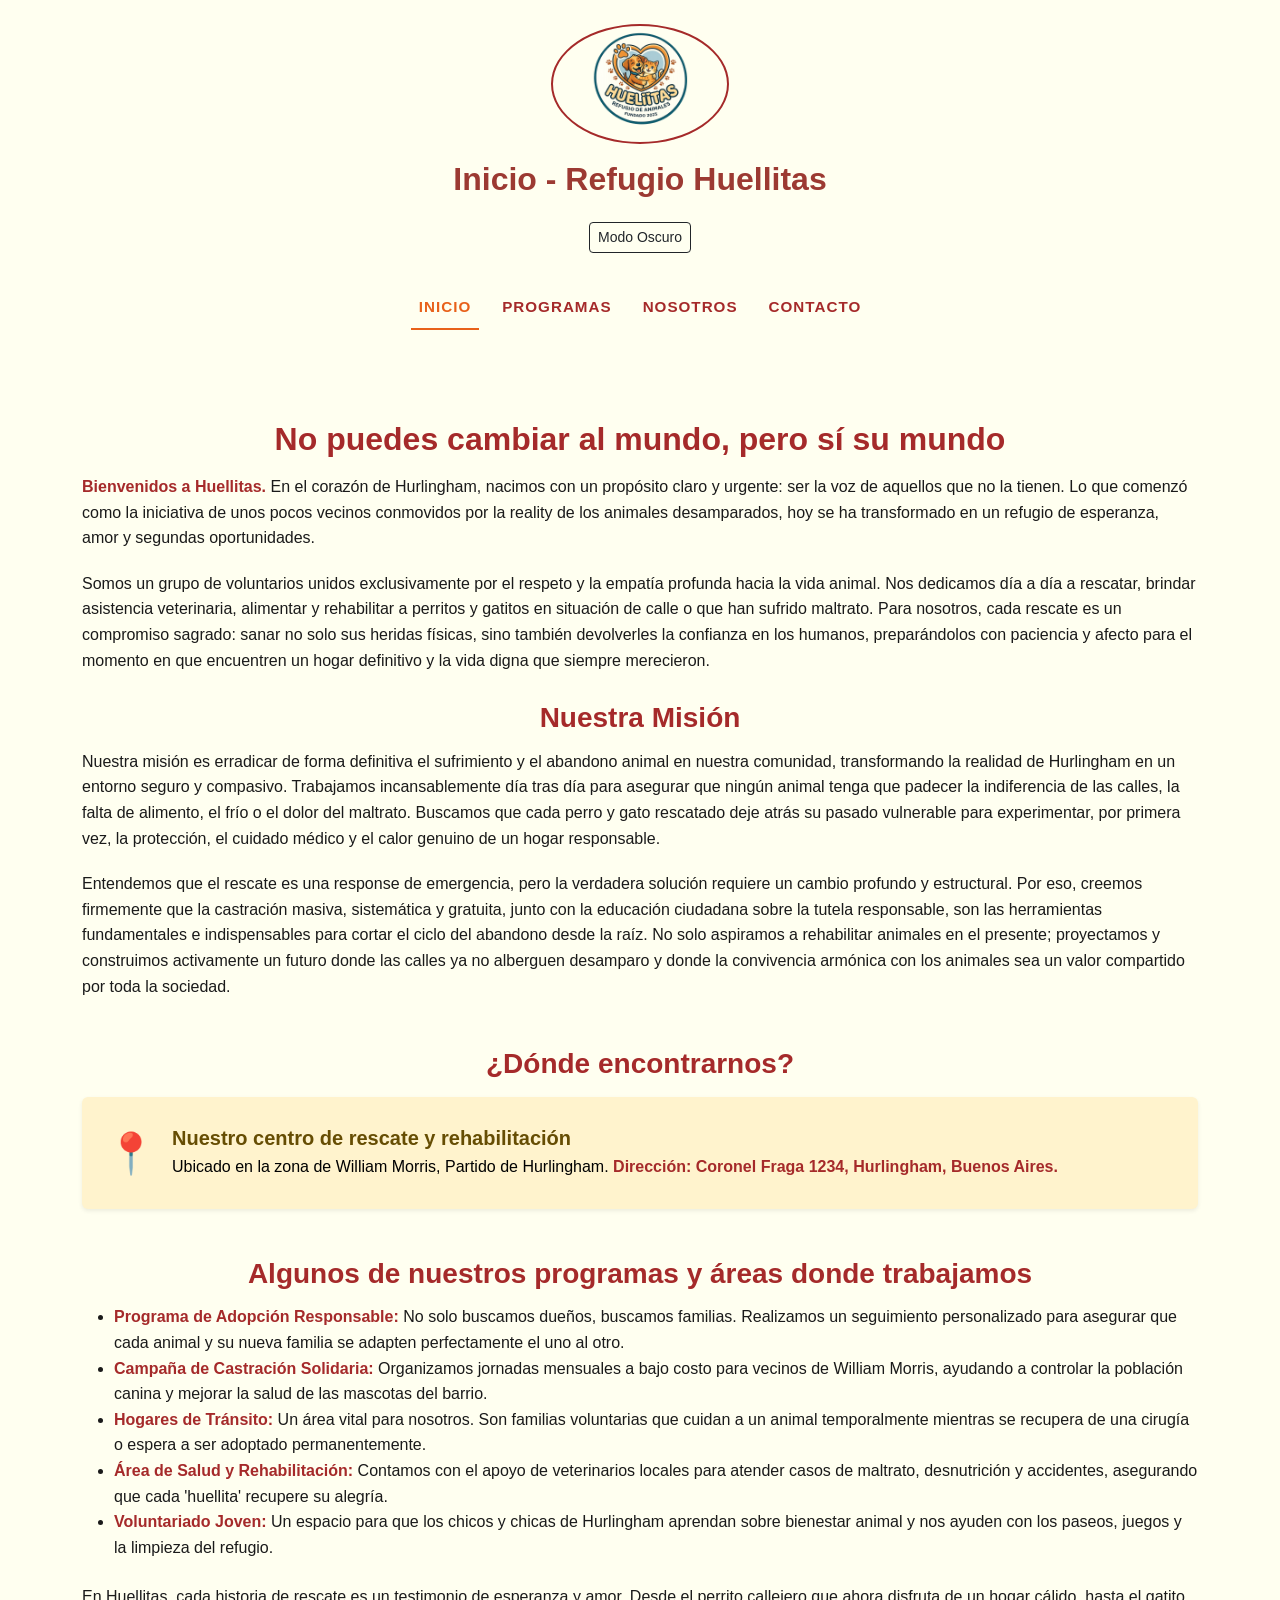
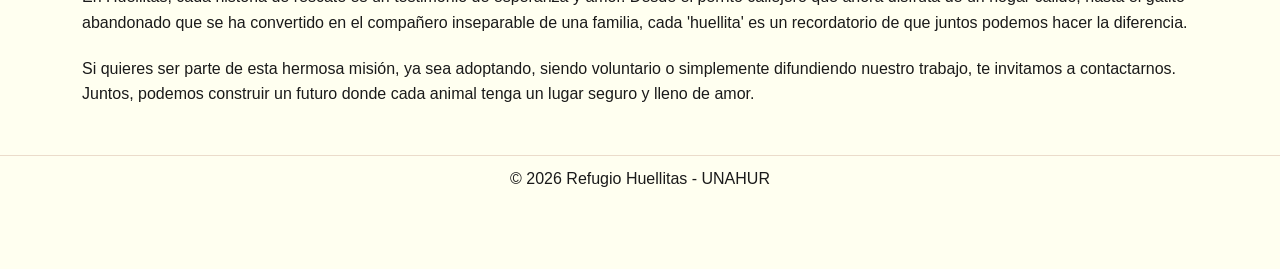
<file: index.html>
<!DOCTYPE html>
<html lang="es">
<head>
    <meta charset="UTF-8">
    <meta name="viewport" content="width=device-width, initial-scale=1.0">
    <title>Inicio - Refugio Huellitas</title>

    <link href="https://cdn.jsdelivr.net/npm/bootstrap@5.3.3/dist/css/bootstrap.min.css" rel="stylesheet">
    <link rel="stylesheet" href="style.css">
</head>
<body>
    
    <header class="bg-transparent py-4 text-center">
        <div class="logo-sitio mb-3">
            <a href="index.html">
                <img src="./fotos/logo.png" alt="Logotipo de Refugio Huellitas">
            </a>
        </div> 
        <h1 class="titulodeindex mb-4">Inicio - Refugio Huellitas</h1>
         <button id="btn-theme" class="btn btn-outline-dark btn-sm mb-3"> Modo Oscuro</button>
        
        <nav class="navbar navbar-expand-lg navbar-light bg-transparent container">
            <div class="container-fluid">
                
                <button class="navbar-toggler ms-auto" type="button" data-bs-toggle="collapse" data-bs-target="#menuRefugio" aria-controls="menuRefugio" aria-expanded="false" aria-label="Toggle navigation">
                    <span class="navbar-toggler-icon"></span>
                </button>

                <div class="collapse navbar-collapse justify-content-center" id="menuRefugio">
                    <ul class="navbar-nav gap-3 mt-3 mt-lg-0">
                        <li class="nav-item"><a class="nav-link active fw-bold" href="index.html">Inicio</a></li>
                        <li class="nav-item"><a class="nav-link" href="programas.html">Programas</a></li>
                        <li class="nav-item"><a class="nav-link" href="nosotros.html">Nosotros</a></li>
                        <li class="nav-item"><a class="nav-link" href="contacto.html">Contacto</a></li>
                    </ul>
                </div>

            </div>
        </nav>
    </header>

    <main class="container mt-5">
        <h2>No puedes cambiar al mundo, pero sí su mundo</h2> 
        <p><strong>Bienvenidos a Huellitas.</strong> En el corazón de Hurlingham, nacimos con un propósito claro y urgente: ser la voz de aquellos que no la tienen. Lo que comenzó como la iniciativa de unos pocos vecinos conmovidos por la reality de los animales desamparados, hoy se ha transformado en un refugio de esperanza, amor y segundas oportunidades.</p>
        <p>Somos un grupo de voluntarios unidos exclusivamente por el respeto y la empatía profunda hacia la vida animal. Nos dedicamos día a día a rescatar, brindar asistencia veterinaria, alimentar y rehabilitar a perritos y gatitos en situación de calle o que han sufrido maltrato. Para nosotros, cada rescate es un compromiso sagrado: sanar no solo sus heridas físicas, sino también devolverles la confianza en los humanos, preparándolos con paciencia y afecto para el momento en que encuentren un hogar definitivo y la vida digna que siempre merecieron.</p>

        <h3>Nuestra Misión</h3> 
        <p>Nuestra misión es erradicar de forma definitiva el sufrimiento y el abandono animal en nuestra comunidad, transformando la realidad de Hurlingham en un entorno seguro y compasivo. Trabajamos incansablemente día tras día para asegurar que ningún animal tenga que padecer la indiferencia de las calles, la falta de alimento, el frío o el dolor del maltrato. Buscamos que cada perro y gato rescatado deje atrás su pasado vulnerable para experimentar, por primera vez, la protección, el cuidado médico y el calor genuino de un hogar responsable.</p>
        <p>Entendemos que el rescate es una response de emergencia, pero la verdadera solución requiere un cambio profundo y estructural. Por eso, creemos firmemente que la castración masiva, sistemática y gratuita, junto con la educación ciudadana sobre la tutela responsable, son las herramientas fundamentales e indispensables para cortar el ciclo del abandono desde la raíz. No solo aspiramos a rehabilitar animales en el presente; proyectamos y construimos activamente un futuro donde las calles ya no alberguen desamparo y donde la convivencia armónica con los animales sea un valor compartido por toda la sociedad.</p>
        
        <h3 class="mt-5">¿Dónde encontrarnos?</h3>
        <div class="alert alert-warning border-0 shadow-sm p-4 my-3 d-flex align-items-center" role="alert">
            <div class="fs-1 me-3">📍</div>
            <div>
                <h5 class="alert-heading fw-bold mb-1 text-warning-emphasis">Nuestro centro de rescate y rehabilitación</h5>
                <p class="mb-0 text-body-emphasis">Ubicado en la zona de William Morris, Partido de Hurlingham. <strong>Dirección: Coronel Fraga 1234, Hurlingham, Buenos Aires.</strong></p>
            </div>
        </div>
        
        <h3 class="mt-5">Algunos de nuestros programas y áreas donde trabajamos</h3>
        <ul>
            <li><strong>Programa de Adopción Responsable:</strong> No solo buscamos dueños, buscamos familias. Realizamos un seguimiento personalizado para asegurar que cada animal y su nueva familia se adapten perfectamente el uno al otro.</li>
            <li><strong>Campaña de Castración Solidaria:</strong> Organizamos jornadas mensuales a bajo costo para vecinos de William Morris, ayudando a controlar la población canina y mejorar la salud de las mascotas del barrio.</li>
            <li><strong>Hogares de Tránsito:</strong> Un área vital para nosotros. Son familias voluntarias que cuidan a un animal temporalmente mientras se recupera de una cirugía o espera a ser adoptado permanentemente.</li>
            <li><strong>Área de Salud y Rehabilitación:</strong> Contamos con el apoyo de veterinarios locales para atender casos de maltrato, desnutrición y accidentes, asegurando que cada 'huellita' recupere su alegría.</li>
            <li><strong>Voluntariado Joven:</strong> Un espacio para que los chicos y chicas de Hurlingham aprendan sobre bienestar animal y nos ayuden con los paseos, juegos y la limpieza del refugio.</li>
        </ul>
        
        <p class="mt-4">En Huellitas, cada historia de rescate es un testimonio de esperanza y amor. Desde el perrito callejero que ahora disfruta de un hogar cálido, hasta el gatito abandonado que se ha convertido en el compañero inseparable de una familia, cada 'huellita' es un recordatorio de que juntos podemos hacer la diferencia.</p>
        <p>Si quieres ser parte de esta hermosa misión, ya sea adoptando, siendo voluntario o simplemente difundiendo nuestro trabajo, te invitamos a contactarnos. Juntos, podemos construir un futuro donde cada animal tenga un lugar seguro y lleno de amor.</p>   
    </main>

    <footer class="text-center my-5">
        <p>&copy; 2026 Refugio Huellitas - UNAHUR</p>
    </footer>

    <script src="https://cdn.jsdelivr.net/npm/bootstrap@5.3.3/dist/js/bootstrap.bundle.min.js"></script> 
    <script src="script.js"></script>
</body>
</html>
</file>
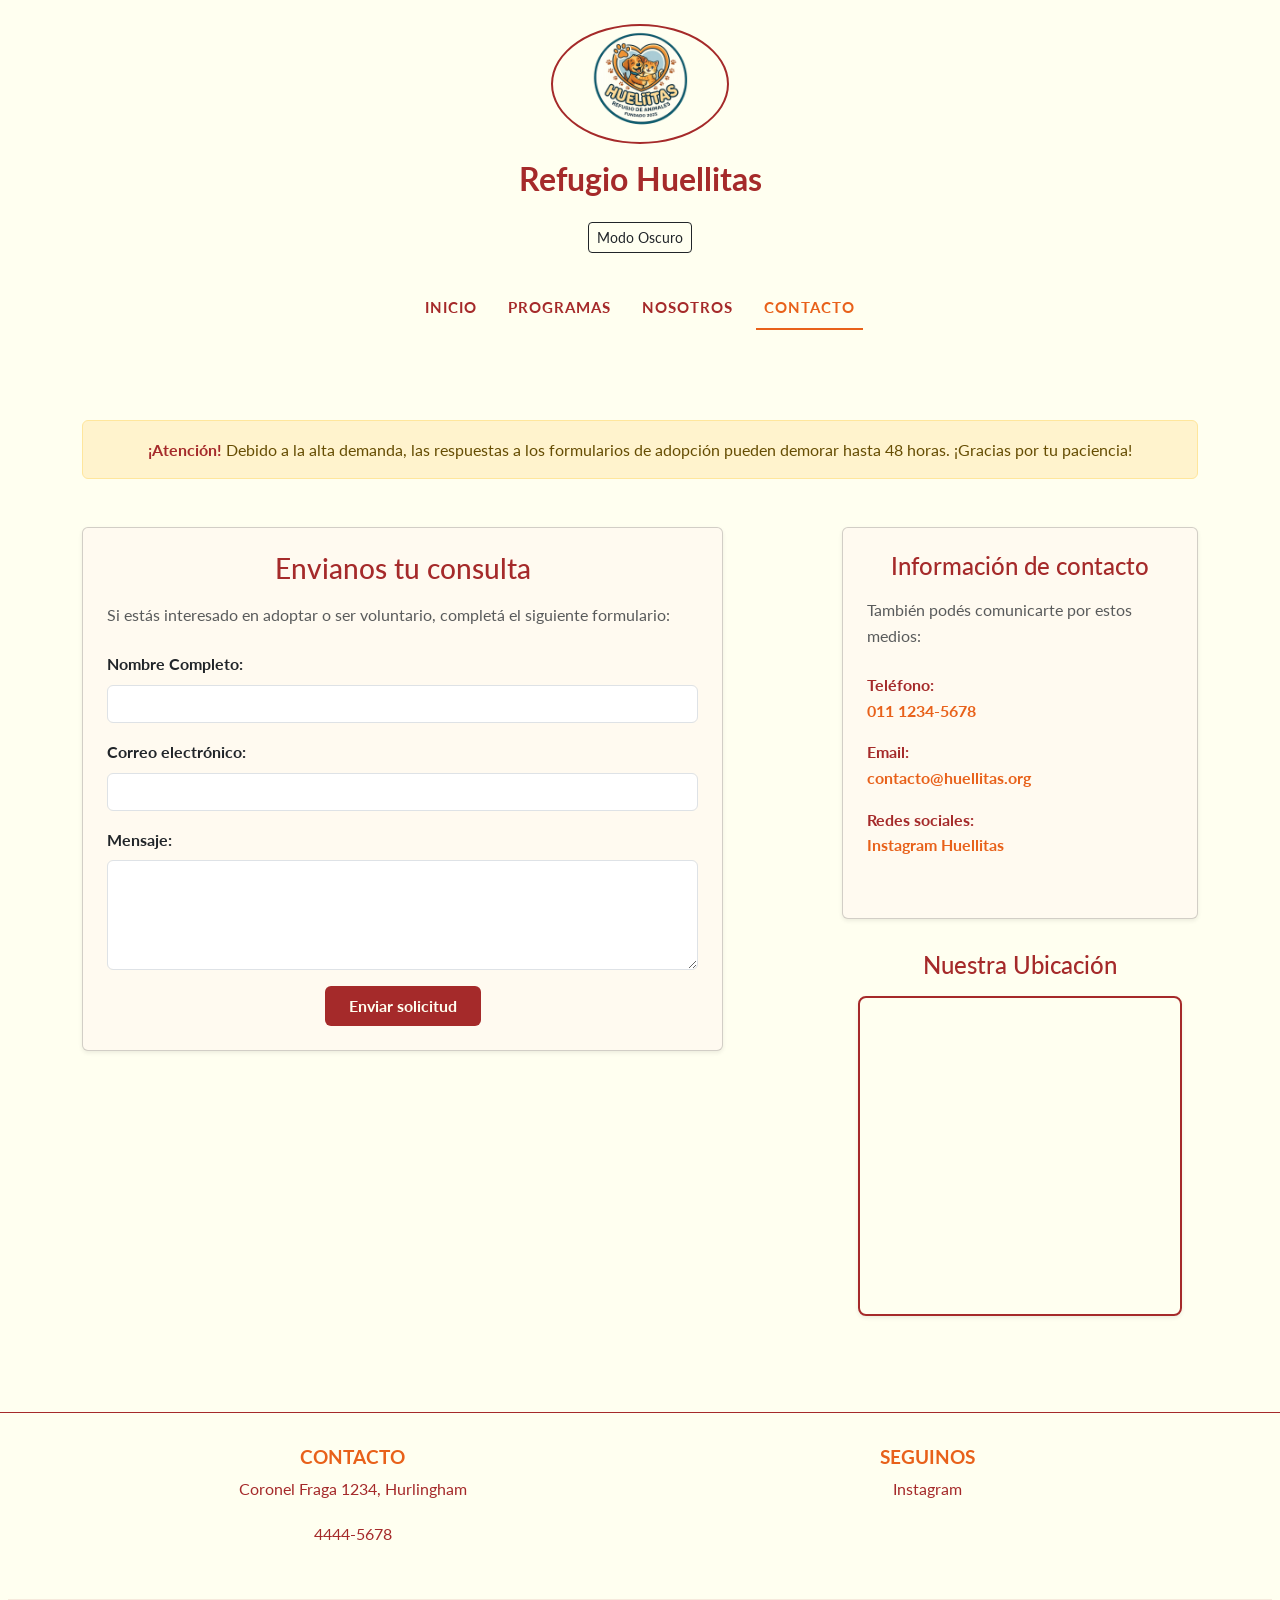
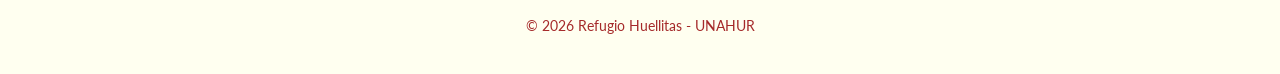
<file: contacto.html>
<!DOCTYPE html>
<html lang="es">
<head>
    <meta charset="UTF-8">
    <meta name="viewport" content="width=device-width, initial-scale=1.0">
    
    <link rel="preconnect" href="https://fonts.googleapis.com">
    <link rel="preconnect" href="https://fonts.gstatic.com" crossorigin>
    <link href="https://fonts.googleapis.com/css2?family=Lato:wght@300;400;700;900&display=swap" rel="stylesheet">
    
    <link href="https://cdn.jsdelivr.net/npm/bootstrap@5.3.3/dist/css/bootstrap.min.css" rel="stylesheet" integrity="sha384-QWTKZyjpPEjISv5WaRU9OFeRpok6YctnYmDr5pNlyT2bRjXh0JMhjY6hW+ALEwIH" crossorigin="anonymous">
    
    <link rel="stylesheet" href="style.css">
    
    <title>Contacto - Refugio Huellitas</title>
</head>
<body>

    <header class="bg-transparent py-4 text-center">
        <div class="logo-sitio mb-3">
            <a href="index.html">
                <img src="./fotos/logo.png" alt="Logotipo de Refugio Huellitas">
            </a>
        </div>
        <h1 class="tituloDeContacto mb-4">Refugio Huellitas</h1>
        <button id="btn-theme" class="btn btn-outline-dark btn-sm mb-3"> Modo Oscuro</button>
        <nav class="navbar navbar-expand-md navbar-light bg-transparent container">
            <div class="container-fluid">
                <button class="navbar-toggler ms-auto" type="button" data-bs-toggle="collapse" data-bs-target="#menuRefugio" aria-controls="menuRefugio" aria-expanded="false" aria-label="Toggle navigation">
                    <span class="navbar-toggler-icon"></span>
                </button>

                <div class="collapse navbar-collapse justify-content-center" id="menuRefugio">
                    <ul class="navbar-nav gap-3 mt-3 mt-md-0">
                        <li class="nav-item"><a class="nav-link" href="index.html">Inicio</a></li>
                        <li class="nav-item"><a class="nav-link" href="programas.html">Programas</a></li>
                        <li class="nav-item"><a class="nav-link" href="nosotros.html">Nosotros</a></li>
                        <li class="nav-item"><a class="nav-link active" aria-current="page" href="contacto.html">Contacto</a></li>
                    </ul>
                </div>
            </div>
        </nav>
    </header>

    <main class="container my-5">
        
        <div class="alert alert-warning text-center mb-5 role="alert"">
            <strong>¡Atención!</strong> Debido a la alta demanda, las respuestas a los formularios de adopción pueden demorar hasta 48 horas. ¡Gracias por tu paciencia!
        </div>

        <div class="row g-4 justify-content-between">
            
            <div class="col-12 col-md-7">
                <section class="card p-4 shadow-sm bg-light-custom">
                    <h2 class="h3 mb-3">Envianos tu consulta</h2>
                    <p class="text-muted mb-4">Si estás interesado en adoptar o ser voluntario, completá el siguiente formulario:</p>
                    
                    <form action="#" method="post">
                        <div class="mb-3 d-flex flex-column">
                            <label for="nombre" class="form-label fw-bold">Nombre Completo:</label>
                            <input type="text" id="nombre" name="nombre" class="form-control" required>
                        </div>
                        <div class="mb-3 d-flex flex-column">
                            <label for="Email" class="form-label fw-bold">Correo electrónico:</label>
                            <input type="email" id="Email" name="Email" class="form-control" required>
                        </div>
                        <div class="mb-3 d-flex flex-column">
                            <label for="mensaje" class="form-label fw-bold">Mensaje:</label>
                            <textarea name="mensaje" id="mensaje" class="form-control" rows="4" required></textarea>
                        </div>
                        <button type="submit" class="btn btn-custom d-block mx-auto px-4 py-2 fw-bold">Enviar solicitud</button>
                    </form>
                </section>
            </div>

            <div class="col-12 col-md-4">
                <section class="card p-4 shadow-sm mb-4 bg-light-custom">
                    <h3 class="h4 mb-3">Información de contacto</h3>
                    <p class="text-muted mb-4">También podés comunicarte por estos medios:</p>
                    <ul class="list-unstyled text-center text-md-start">
                        <li class="mb-3"> <strong>Teléfono:</strong> <br><a href="tel:+541112345678" class="text-accent fw-bold text-decoration-none">011 1234-5678</a></li>
                        <li class="mb-3"> <strong>Email:</strong> <br><a href="mailto:contacto@huellitas.org" class="text-accent fw-bold text-decoration-none">contacto@huellitas.org</a></li>
                        <li class="mb-3"> <strong>Redes sociales:</strong> <br><a href="https://www.instagram.com/" target="_blank" rel="noopener noreferrer" class="text-accent fw-bold text-decoration-none">Instagram Huellitas</a></li>
                    </ul>
                </section>

                <section id="ubicacion" class="text-center">
                    <h3 class="h4 mb-3">Nuestra Ubicación</h3>
                    <iframe src="https://www.google.com/maps/embed?pb=!1m14!1m8!1m3!1d6960.2084709686505!2d-58.642267593084725!3d-34.618322944137816!3m2!1i1024!2i768!4f13.1!3m3!1m2!1s0x95bcb8d055e548bf%3A0x738f85ea67aeabe5!2sUniversidad%20Nacional%20de%20Hurlingham!5e1!3m2!1ses-419!2sar!4v1776784109389!5m2!1ses-419!2sar" 
                            class="mapa-marco shadow-sm w-100" 
                            loading="lazy" 
                            referrerpolicy="no-referrer-when-downgrade">
                    </iframe> 
                </section>
            </div>

        </div> </main>

    <footer class="footer-principal">
        <div class="footer-contenido">
            <div class="footer-contacto">
                <h4>Contacto</h4>
                <p>Coronel Fraga 1234, Hurlingham</p>
                <p><a href="tel:+541144445678">4444-5678</a></p>
            </div>

            <div class="footer-redes">
                <h4>Seguinos</h4>
                <a href="https://instagram.com" target="_blank" rel="noopener noreferrer">Instagram</a>
            </div>
        </div>

        <div class="footer-copyright">
            <p>© 2026 Refugio Huellitas - UNAHUR</p>
        </div>
    </footer>

    <script src="https://cdn.jsdelivr.net/npm/bootstrap@5.3.3/dist/js/bootstrap.bundle.min.js" integrity="sha384-YvpcrYf0tY3lHB60NNkmXc5s9fDVZLESaAA55NDzOxhy9GkcIdslK1eN7N6jIeHz" crossorigin="anonymous"></script>
    <script src="script.js"></script>
</body>
</html>
</file>
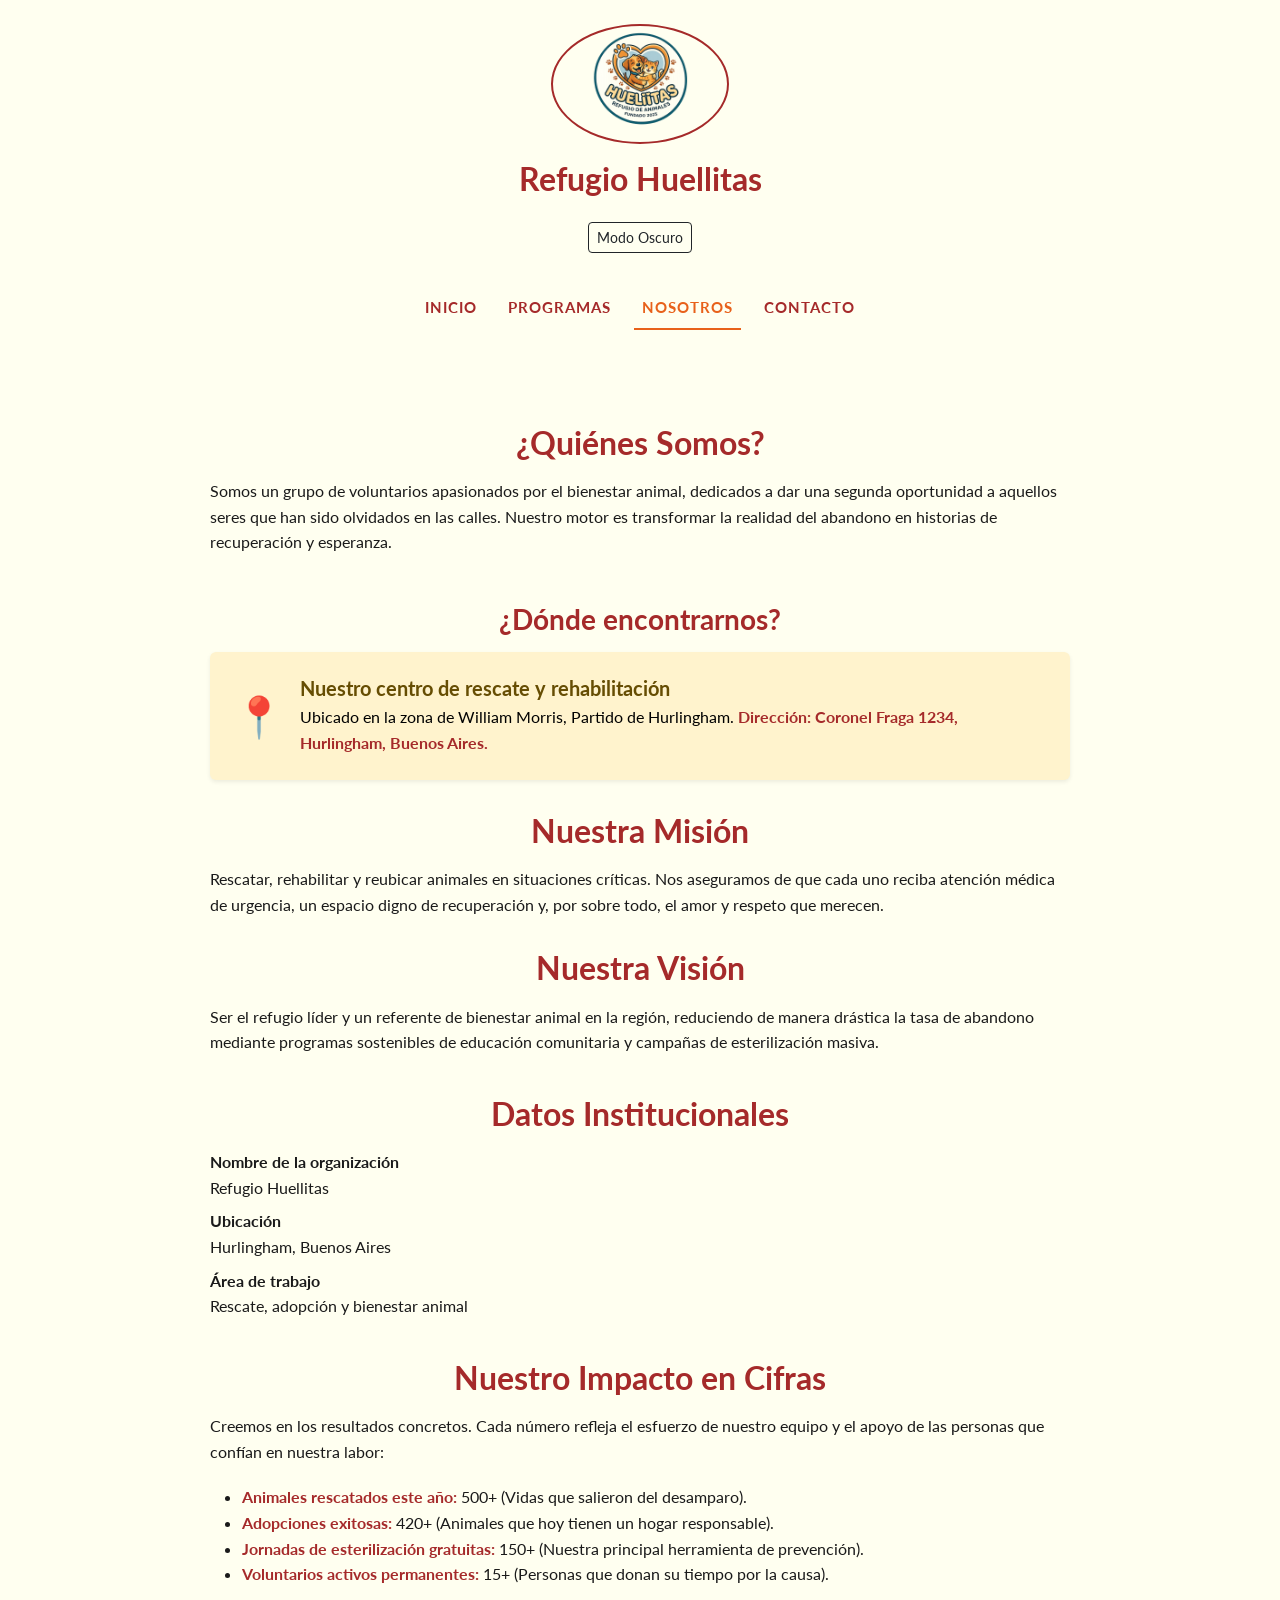
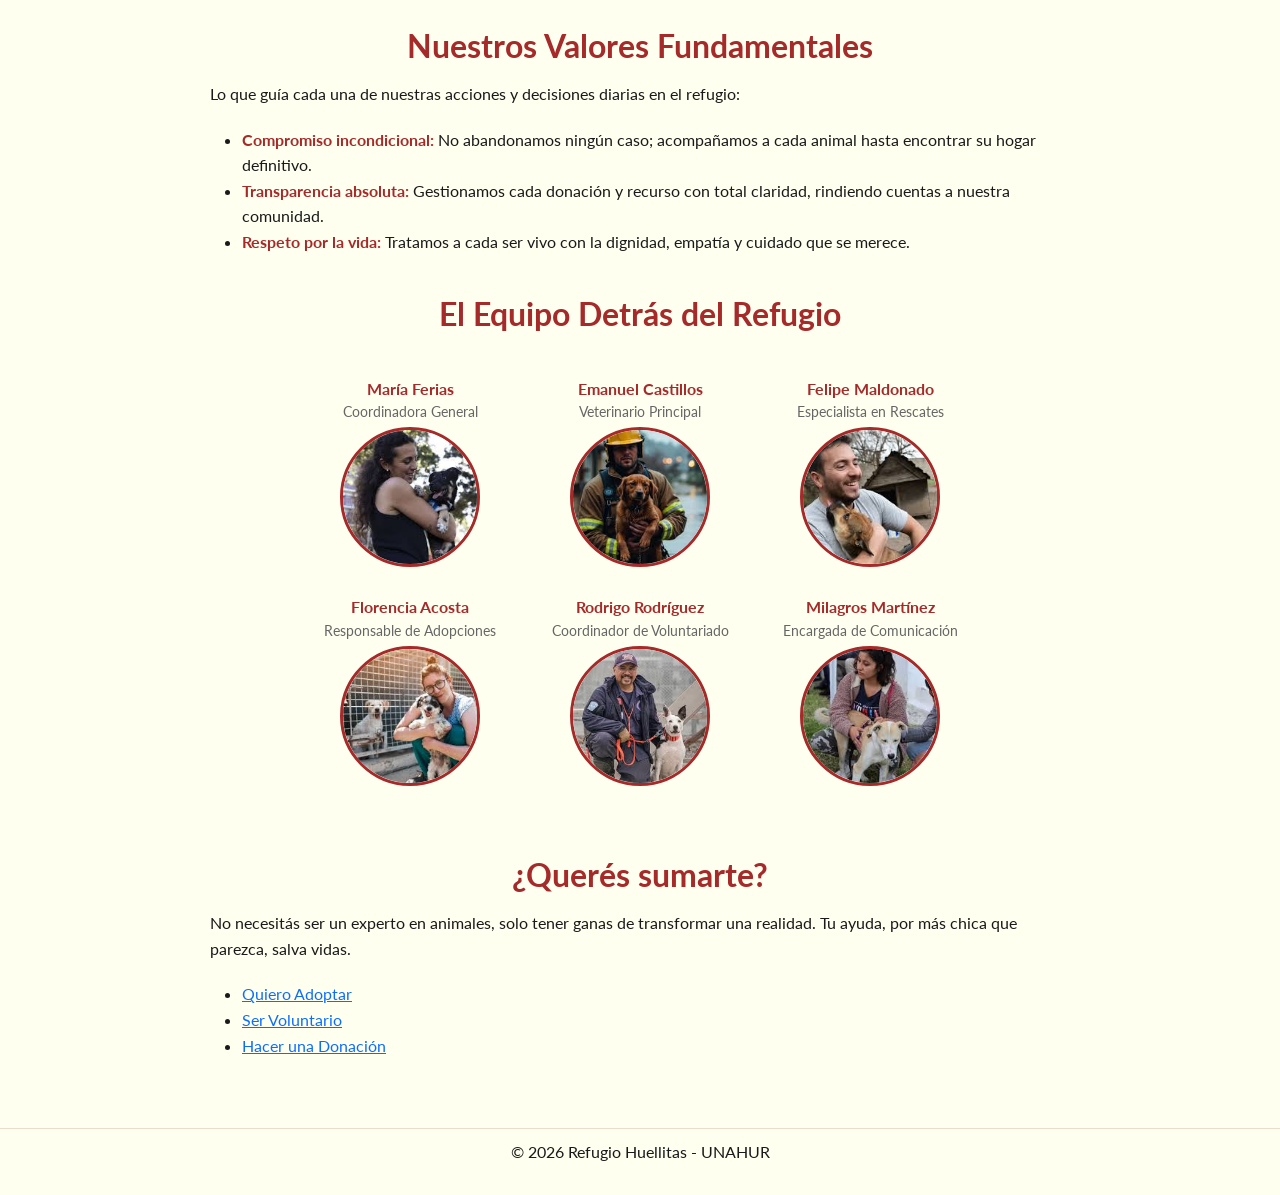
<file: nosotros.html>
<!DOCTYPE html>
<html lang="es">
<head>
    <meta charset="UTF-8">
    <meta name="viewport" content="width=device-width, initial-scale=1.0">

    <link rel="preconnect" href="https://fonts.googleapis.com">
    <link rel="preconnect" href="https://fonts.gstatic.com" crossorigin>
    <link href="https://fonts.googleapis.com/css2?family=Lato:wght@400;700&display=swap" rel="stylesheet">

    <link href="https://cdn.jsdelivr.net/npm/bootstrap@5.3.3/dist/css/bootstrap.min.css" rel="stylesheet">

    <link rel="stylesheet" href="style.css">
    <title>Nosotros somos Refugio Huellitas</title>
</head>
<body>

<header class="text-center py-4">
    <div class="logo-sitio mb-3">
        <a href="index.html">
            <img src="./fotos/logo.png" alt="Logotipo de Refugio Huellitas">
        </a>
    </div>
    
    <h1 class="tituloDeContacto mb-4">Refugio Huellitas</h1>

   <button id="btn-theme" class="btn btn-outline-dark btn-sm mb-3"> Modo Oscuro</button>

    <nav class="navbar navbar-expand-md navbar-light">
        <div class="container-fluid">
            <button class="navbar-toggler ms-auto" type="button" data-bs-toggle="collapse" data-bs-target="#menuRefugio" aria-controls="menuRefugio" aria-expanded="false" aria-label="Toggle navigation">
                <span class="navbar-toggler-icon"></span>
            </button>

            
            <div class="collapse navbar-collapse justify-content-center" id="menuRefugio">
                <ul class="navbar-nav">
                    <li class="nav-item"><a class="nav-link" href="index.html">Inicio</a></li>
                    <li class="nav-item"><a class="nav-link" href="programas.html">Programas</a></li>
                    <li class="nav-item"><a class="nav-link active" aria-current="page" href="nosotros.html">Nosotros</a></li>
                    <li class="nav-item"><a class="nav-link" href="contacto.html">Contacto</a></li>
                </ul>
            </div>
        </div>
    </nav>
</header>

    <main class="contenido-nosotros">
        
        <section class="seccion-identidad">
            <h2>¿Quiénes Somos?</h2>
            <p>Somos un grupo de voluntarios apasionados por el bienestar animal, dedicados a dar una segunda oportunidad a aquellos seres que han sido olvidados en las calles. Nuestro motor es transformar la realidad del abandono en historias de recuperación y esperanza.</p>
            
            <h3 class="mt-5">¿Dónde encontrarnos?</h3>
                <div class="alert alert-warning border-0 shadow-sm p-4 my-3 d-flex align-items-center" role="alert">
            <div class="fs-1 me-3">📍</div>
            <div>
                <h5 class="alert-heading fw-bold mb-1 text-warning-emphasis">Nuestro centro de rescate y rehabilitación</h5>
                <p class="mb-0 text-body-emphasis">Ubicado en la zona de William Morris, Partido de Hurlingham. <strong>Dirección: Coronel Fraga 1234, Hurlingham, Buenos Aires.</strong></p>
            </div>
        </div>

            <h2>Nuestra Misión</h2>
            <p>Rescatar, rehabilitar y reubicar animales en situaciones críticas. Nos aseguramos de que cada uno reciba atención médica de urgencia, un espacio digno de recuperación y, por sobre todo, el amor y respeto que merecen.</p>
            
            <h2>Nuestra Visión</h2>
            <p>Ser el refugio líder y un referente de bienestar animal en la región, reduciendo de manera drástica la tasa de abandono mediante programas sostenibles de educación comunitaria y campañas de esterilización masiva.</p>
        </section>

        <section class="seccion-datos">
            <h2>Datos Institucionales</h2>
            <dl class="lista-datos">
                <dt>Nombre de la organización</dt>
                <dd>Refugio Huellitas</dd>
                
                <dt>Ubicación</dt>
                <dd>Hurlingham, Buenos Aires</dd>
                
                <dt>Área de trabajo</dt>
                <dd>Rescate, adopción y bienestar animal</dd>
            </dl>
        </section>

        <section class="seccion-impacto">
            <h2>Nuestro Impacto en Cifras</h2>
            <p>Creemos en los resultados concretos. Cada número refleja el esfuerzo de nuestro equipo y el apoyo de las personas que confían en nuestra labor:</p>
            <ul class="lista-cifras">
                <li><strong>Animales rescatados este año:</strong> 500+ (Vidas que salieron del desamparo).</li>
                <li><strong>Adopciones exitosas:</strong> 420+ (Animales que hoy tienen un hogar responsable).</li>
                <li><strong>Jornadas de esterilización gratuitas:</strong> 150+ (Nuestra principal herramienta de prevención).</li>
                <li><strong>Voluntarios activos permanentes:</strong> 15+ (Personas que donan su tiempo por la causa).</li>
            </ul>
        </section>

        <section class="seccion-valores">
            <h2>Nuestros Valores Fundamentales</h2>
            <p>Lo que guía cada una de nuestras acciones y decisiones diarias en el refugio:</p>
            <ul class="lista-valores">
                <li><strong>Compromiso incondicional:</strong> No abandonamos ningún caso; acompañamos a cada animal hasta encontrar su hogar definitivo.</li>
                <li><strong>Transparencia absoluta:</strong> Gestionamos cada donación y recurso con total claridad, rindiendo cuentas a nuestra comunidad.</li>
                <li><strong>Respeto por la vida:</strong> Tratamos a cada ser vivo con la dignidad, empatía y cuidado que se merece.</li>
            </ul>
        </section>

        <section class="seccion-equipo">
            <h2>El Equipo Detrás del Refugio</h2>
            
            <div class="contenedor-tarjetas">
                <article class="tarjeta-miembro">
                        <h3>
                        María Ferias
                        <span class="cargo">Coordinadora General</span>
                        </h3>
                    <img src="fotos/imagen de Maria Ferias.jpg" alt="Coordinadora sonriendo mientras sostiene a un perro negro a upa." class="foto-equipo">
                </article>

                <article class="tarjeta-miembro">
                    <h3>
                        Emanuel Castillos 
                        <span class="cargo">Veterinario Principal</span>
                    </h3>
                    <img src="fotos/imagen Emanuel Castillos.jpg" alt="Bombero con casco protegiendo a un cachorro de ojos claros en sus brazos." class="foto-equipo">
                </article>

                <article class="tarjeta-miembro">
                    <h3>
                        Felipe Maldonado 
                        <span class="cargo">Especialista en Rescates</span>
                    </h3>
                    <img src="fotos/imagen Felipe Maldonado.jpg" alt="Especialista en rescates mirando con cariño a un perro en un entorno rural." class="foto-equipo">
                </article>

                <article class="tarjeta-miembro">
                    <h3>
                        Florencia Acosta 
                        <span class="cargo">Responsable de Adopciones</span>
                    </h3>
                    <img src="fotos/imagen Florencia Acosta.jpg" alt="Responsable de adopciones junto a los caniles sosteniendo a un perro pequeño, con otro al lado." class="foto-equipo">
                </article>
                
                <article class="tarjeta-miembro">
                    <h3>
                        Rodrigo Rodríguez 
                        <span class="cargo">Coordinador de Voluntariado</span>
                    </h3>
                    <img src="fotos/imagen Rodrigo Rodriguez.jpg" alt="Coordinador agachado junto a un perro blanco con pretal rojo en el refugio." class="foto-equipo">
                </article>

                <article class="tarjeta-miembro">
                    <h3
                    >Milagros Martínez 
                    <span class="cargo">Encargada de Comunicación</span>
                    </h3>
                    <img src="fotos/imagen de Milagros Martinez.jpg" alt="Encargada de comunicación interactuando amigablemente con un perro blanco y marrón." class="foto-equipo">
                </article>
            </div>
        </section>

        <section class="seccion-cta">
            <h2>¿Querés sumarte?</h2>
            <p>No necesitás ser un experto en animales, solo tener ganas de transformar una realidad. Tu ayuda, por más chica que parezca, salva vidas.</p>
                <ul class="lista-botones">
                    <li><a href="programas.html" class="enlace-boton">Quiero Adoptar</a></li>
                    <li><a href="programas.html" class="enlace-boton">Ser Voluntario</a></li>
                    <li><a href="programas.html" class="enlace-boton">Hacer una Donación</a></li>
                </ul>
        </section>

    </main>

    <footer>
        <p>© 2026 Refugio Huellitas - UNAHUR</p>
    </footer>
    
    <script src="https://cdn.jsdelivr.net/npm/bootstrap@5.3.3/dist/js/bootstrap.bundle.min.js"></script>
    <script src="script.js"></script>
</body>
</html>
</file>
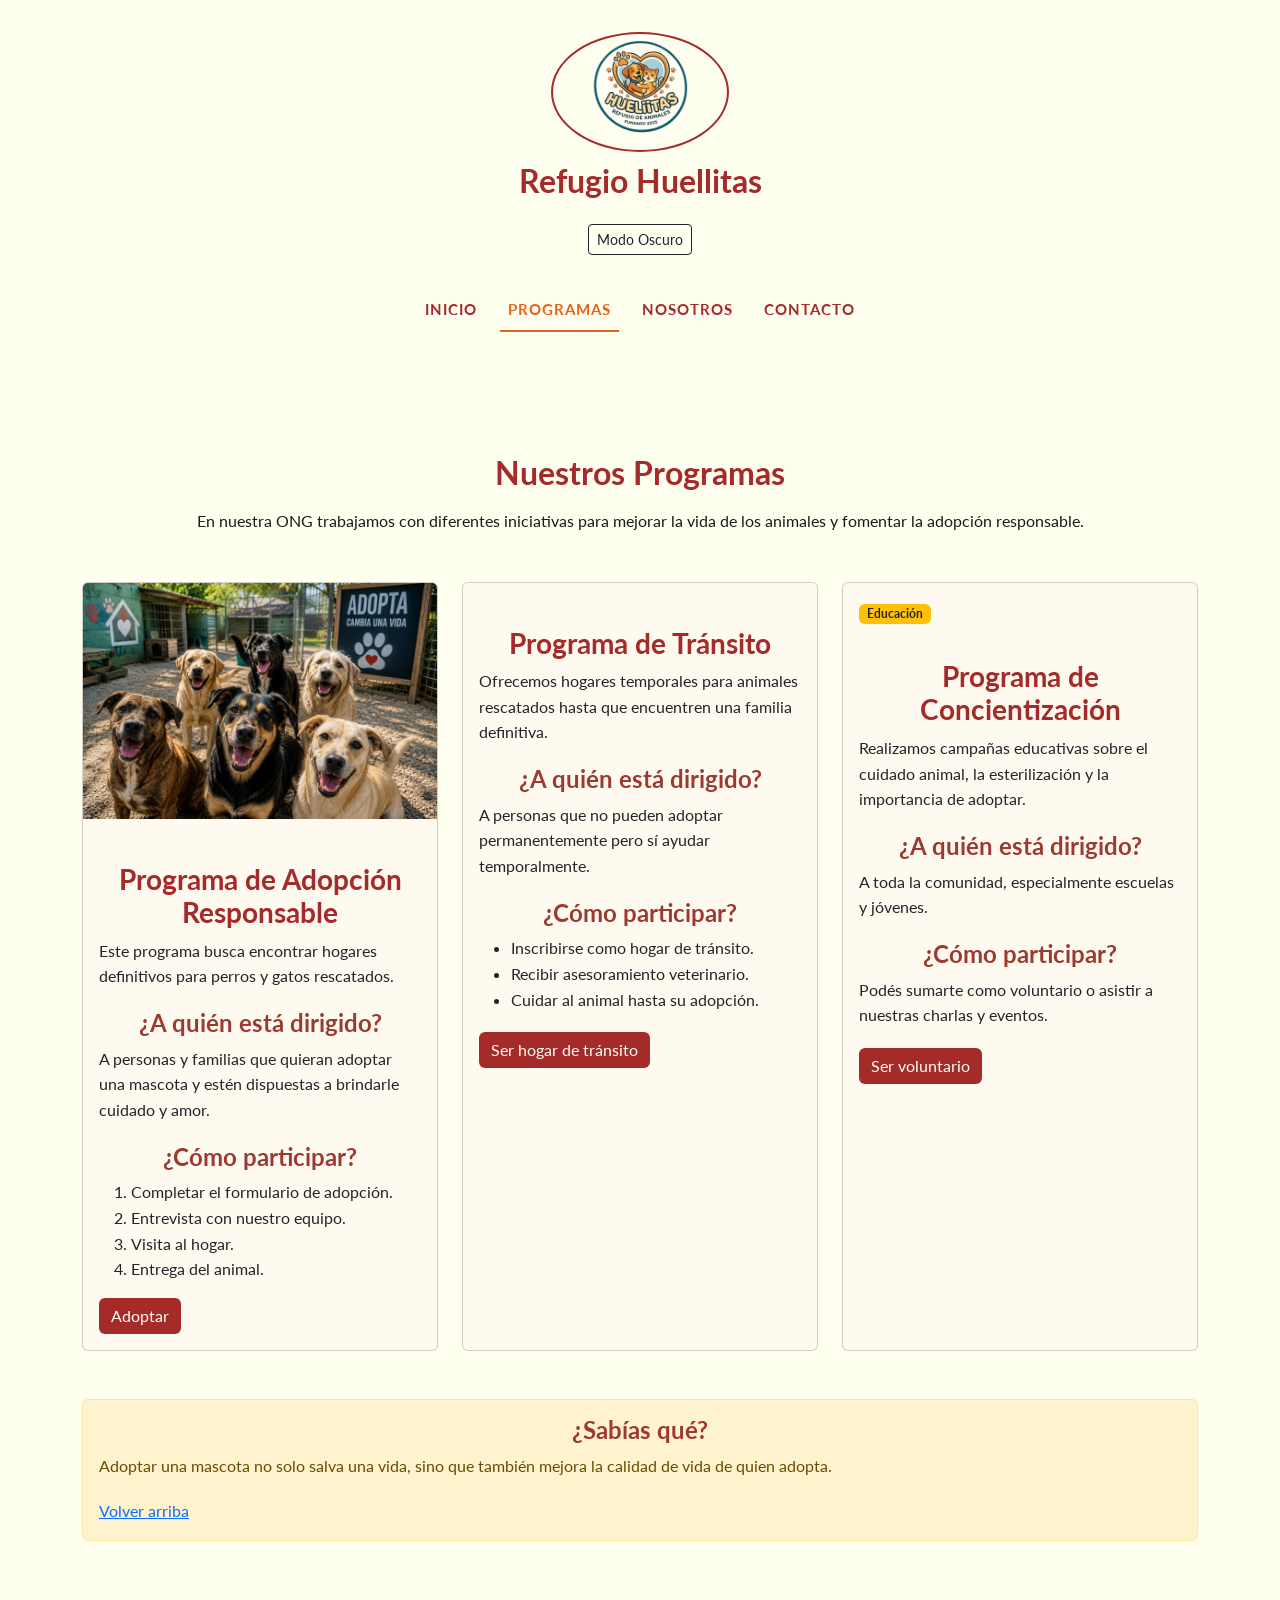
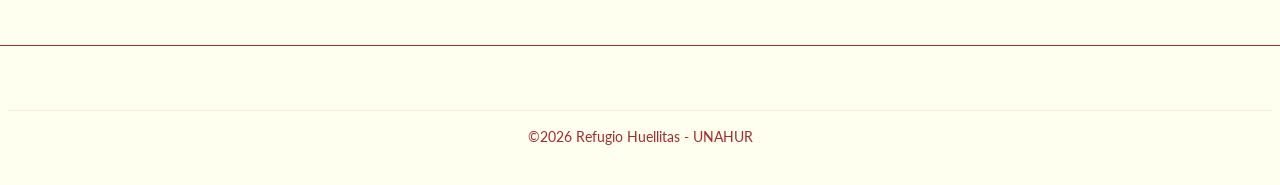
<file: programas.html>
<!DOCTYPE html>
<html lang="es">
<head>
    <meta charset="UTF-8">
    <meta name="viewport" content="width=device-width, initial-scale=1.0">

    <link rel="preconnect" href="https://fonts.googleapis.com">
    <link rel="preconnect" href="https://fonts.gstatic.com" crossorigin>
    <link href="https://fonts.googleapis.com/css2?family=Lato:wght@300;400;700&display=swap" rel="stylesheet">

    <link href="https://cdn.jsdelivr.net/npm/bootstrap@5.3.8/dist/css/bootstrap.min.css" rel="stylesheet">

    <link rel="stylesheet" href="style.css">

  
</head>
<body>

<header>
     <div class="logo-sitio mb-3">
            <a href="index.html">
                <img src="./fotos/logo.png" alt="Logotipo de Refugio Huellitas">
            </a>
        <h1 class="tituloDeContacto mb-4">Refugio Huellitas</h1>
        <button id="btn-theme" class="btn btn-outline-dark btn-sm mb-3"> Modo Oscuro</button>
    <nav class="navbar navbar-expand-lg">
        <div class="container-fluid">

            <button class="navbar-toggler ms-auto" type="button" data-bs-toggle="collapse" data-bs-target="#menuNav" aria-controls="menuNav" aria-expanded="false" aria-label="Toggle navigation">
                <span class="navbar-toggler-icon"></span>
            </button>

        <div class="collapse navbar-collapse justify-content-center" id="menuNav">
                    <ul class="navbar-nav gap-3 mt-3 mt-md-0">
                    <li class="nav-item">
                        <a class="nav-link" href="index.html">Inicio</a>
                    </li>

                    <li class="nav-item">
                        <a class="nav-link active" href="programas.html">Programas</a>
                    </li>

                    <li class="nav-item">
                        <a class="nav-link" href="nosotros.html">Nosotros</a>
                    </li>

                    <li class="nav-item">
                        <a class="nav-link" href="contacto.html">Contacto</a>
                    </li>
                </ul>
            </div>

        </div>
    </nav>
</header>

<main class="container py-4">

    <section class="text-center mb-5">
        <h2>Nuestros Programas</h2>

        <p>
            En nuestra ONG trabajamos con diferentes iniciativas para mejorar
            la vida de los animales y fomentar la adopción responsable.
        </p>
    </section>

    <div class="row g-4">

        <div class="col-12 col-md-6 col-lg-4">
            <div class="card h-100 bg-light-custom">

                <img src="fotos/Refugios.png"
                     class="card-img-top"
                     alt="Perros en adopción">

                <div class="card-body">

                    <h3 class="card-title">
                        Programa de Adopción Responsable
                    </h3>

                    <p>
                        Este programa busca encontrar hogares definitivos
                        para perros y gatos rescatados.
                    </p>

                    <h4>¿A quién está dirigido?</h4>

                    <p>
                        A personas y familias que quieran adoptar una mascota
                        y estén dispuestas a brindarle cuidado y amor.
                    </p>

                    <h4>¿Cómo participar?</h4>

                    <ol>
                        <li>Completar el formulario de adopción.</li>
                        <li>Entrevista con nuestro equipo.</li>
                        <li>Visita al hogar.</li>
                        <li>Entrega del animal.</li>
                    </ol>

                    <a href="contacto.html"
                       class="btn btn-custom">
                        Adoptar
                    </a>

                   

                   
                </div>
            </div>
        </div>

 
        <div class="col-12 col-md-6 col-lg-4">

            <div class="card h-100 bg-light-custom">

                <div class="card-body">

                    <h3 class="card-title">
                        Programa de Tránsito
                    </h3>

                    <p>
                        Ofrecemos hogares temporales para animales rescatados
                        hasta que encuentren una familia definitiva.
                    </p>

                    <h4>¿A quién está dirigido?</h4>

                    <p>
                        A personas que no pueden adoptar permanentemente
                        pero sí ayudar temporalmente.
                    </p>

                    <h4>¿Cómo participar?</h4>

                    <ul>
                        <li>Inscribirse como hogar de tránsito.</li>
                        <li>Recibir asesoramiento veterinario.</li>
                        <li>Cuidar al animal hasta su adopción.</li>
                    </ul>

                    <a href="contacto.html"
                       class="btn btn-custom">
                        Ser hogar de tránsito
                    </a>

                </div>

            </div>

        </div>

        <div class="col-12 col-md-6 col-lg-4">

            <div class="card h-100 bg-light-custom">

                <div class="card-body">

                    <span class="badge bg-warning text-dark mb-2">
                        Educación
                    </span>

                    <h3 class="card-title">
                        Programa de Concientización
                    </h3>

                    <p>
                        Realizamos campañas educativas sobre el cuidado animal,
                        la esterilización y la importancia de adoptar.
                    </p>

                    <h4>¿A quién está dirigido?</h4>

                    <p>
                        A toda la comunidad, especialmente escuelas y jóvenes.
                    </p>

                    <h4>¿Cómo participar?</h4>

                    <p>
                        Podés sumarte como voluntario o asistir a nuestras
                        charlas y eventos.
                    </p>

                    <a href="contacto.html"
                       class="btn btn-custom">
                        Ser voluntario
                    </a>

                </div>

            </div>

        </div>

    </div>

    <aside class="alert alert-warning mt-5">

        <h4>¿Sabías qué?</h4>

        <p>
            Adoptar una mascota no solo salva una vida,
            sino que también mejora la calidad de vida
            de quien adopta.
        </p>

        <a href="#top">
            Volver arriba
        </a>

    </aside>

</main>

<footer class="footer-principal">

    <div class="footer-copyright">
        <p>&copy;2026 Refugio Huellitas - UNAHUR</p>
    </div>

</footer>
<script src="https://cdn.jsdelivr.net/npm/bootstrap@5.3.3/dist/js/bootstrap.bundle.min.js" integrity="sha384-YvpcrYf0tY3lHB60NNkmXc5s9fDVZLESaAA55NDzOxhy9GkcIdslK1eN7N6jIeHz" crossorigin="anonymous"></script>
 <script src="script.js"></script>
</body>
</html>
</file>
<file: style.css>
:root {
    
    --color-primario: brown;        
    --color-secundario: #5e2f2f;    
    --color-acento: #E8611A;        
    --color-fondo-sitio: ivory;     
    --color-fondo-tarjeta: #fffaf0; 
    --color-texto-oscuro: #1A1A1A;
}

* {
    box-sizing: border-box;
    margin: 0;
    padding: 0;
}

/*estilo del index*/
/*color del fondo y de texto*/
body {
    background-color: #fdfbf2; 
    color: #4a3b32;            
    font-family: sans-serif;
    margin: 50px;
}

/*estilo de nav*/
nav { 
    display: flex;
    flex-direction: row;
    gap: 20px;
    list-style: none;
    padding: 0;
}

nav ul {
    display: flex;
    justify-content: center;
    gap: 30px;
    list-style: none;
    padding: 10px 0;
    margin: 0;
}

nav ul li a {
    display: inline-block;
    text-decoration: none;
    color: #9c3a32;            
    font-weight: 600;
    text-transform: uppercase; 
    letter-spacing: 1px;       
    transition: all 0.3s ease;
}

nav ul li a:hover {
    color: orange;             
    transform: translateY(-2px); 
}

/*estilo de footer*/
footer {
    text-align: center;
    padding: 10px 10px;
    margin-top: 10px;
    border-top: 1px solid #ebdccb;
}

/*estilo y color de parrafos y titulos*/
p {
    line-height: 1.6;
    margin-bottom: 20px;
}

h1, h2, h3, h4 {
    color: #9c3a32;            
    font-weight: 700;
    text-align: center;
}

strong {
    color: #9c3a32;
    font-weight: bold;
}


    /* estilo de la parte nosotros.html */

body {
    font-family: 'Lato', sans-serif;
    background-color: ivory;
    padding: 0;
    margin: 0;
    line-height: 1.6;
}

.contenido-nosotros {
    max-width: 900px;
    margin: 0 auto;
    padding: 20px;
}

nav {
    color: brown;
}

h1 {
    font-size: 2rem;
    margin: 10px;
    text-align: center;
}

h2, h3 {
    color:brown;
    margin-bottom:  0.5em;
    margin-top: 1em;
}

p, ul {
    margin-bottom: 20px;
}

section {
    margin-bottom: 40px;
}

header nav {
    display: flex;
    flex-direction: column;
    align-items: center;
    gap: 15px;
    padding: 20px 0;
}

/*este es el nav*/
.navegacion {
    display: flex;
    flex-direction: row;
    gap: 30px;
    list-style: none;
    padding: 30px;
}

@media (max-width: 600px) {

.navegacion {
    flex-direction: column;
    align-items: center;
    gap: 20px;
    padding: 30px 0;
    list-style: none;
    
}
}

.navegacion a {
    text-decoration: none;
    color: brown;
    font-weight: bold;
    padding-bottom: 5px;
    border-bottom: 3px solid transparent;
    transition: all 0.3s ease;
}



nav ul li a:hover {
    color: #f60;
    border-bottom: 3px solid #f60;
}

nav ul li a.ubicacion {
    color: #f60;
    border-bottom: 3px solid #f60;
}

strong {
    color: brown
}

.foto-equipo {
    height: 140px;
    width: 140px;
    object-fit: cover;
    object-position: center 50%; 
    border: 3px solid brown;
    border-radius: 50%;
}

.contenedor-tarjetas {
    display: flex;
    flex-wrap: wrap;
    justify-content: center;
    gap: 30px;
    padding: 30px;
}

.tarjeta-miembro{
    display: flex;
    flex-direction: column; 
    align-items: center;    
    text-align: center;
    width: 200px;
}

.tarjeta-miembro h3 {
    margin: 0;
    padding: 0;
    font-size: 1rem;
    line-height: 1.2;
    height: 2.4em;
    display: flex;
    flex-direction: column;
    justify-content: flex-start;
    margin-bottom: 10px;
}

.cargo {
    display: block;
    font-size: 0.9em;
    color: #666;
    font-weight: normal;
    margin-top: 5px;
}


    /* finaliza nosotros.html

/*estilo de contacto*/
body {
    font-family:"lato",sans-serif;
    background-color: var(--color-fondo-sitio);
    color: var(--color-texto-oscuro);
    line-height: 1.6;
    transition: background-color 0.3s ease, color 0.3s ease;
}

/*
   Header y navegacion
 */
header {
    text-align: center; 
    padding: 2rem 0;
    background-color: var(--color-fondo-sitio); 
}

.tituloDeContacto {
    color: var(--color-primario);
    margin-bottom: 1rem;
}

.logo-sitio {
    margin-bottom: 1.5rem;       
}

.logo-sitio img {
    height: 120px;                
    width: auto;                  
    border-radius: 50%;           
    border: 2px solid var(--color-primario);      
    transition: transform 0.3s ease; 
}

.logo-sitio img:hover {
    transform: scale(1.05);      
}

.listaDeContacto {
    display: flex; 
    justify-content: center; 
    list-style: none; 
    gap: 30px; 
    margin-top: 20px;
}

.listaDeContacto a {
    text-decoration: none; 
    color: var(--color-acento); 
    font-weight: bold; 
    font-size: 1.1rem; 
    text-transform: uppercase;
    transition: color 0.3s; 
}

.listaDeContacto a:hover {
    color: var(--color-primario); 
}

/* 
    Main y secciones
    */
.mainConsulta {
    max-width: 800px; 
    margin: 0 auto; 
    padding: 20px;
}

.consulta,
.informacion {
    background-color: var(--color-fondo-tarjeta); 
    padding: 2rem;
    margin-bottom: 2rem;
    border-radius: 8px;
    border: 1px solid var(--color-primario);
}

/* Estilos de titulos y párrafos*/
.consulta h2,
.informacion h3,
#ubicacion h3 {
    text-align: center;
    color: var(--color-primario);
    margin-bottom: 1rem;
}

.consulta h2 {
    font-size: 1.8rem;
}

.informacion h3,
#ubicacion h3 {
    font-size: 1.5rem;
}

.consulta p,
.informacion p {
    text-align: center;
    margin-bottom: 2rem;
}

.informacion p {
    font-size: 1.1rem;      
}

/* 
   form
   */
.consulta form div {
    display: flex;
    flex-direction: column; 
    margin-bottom: 1.2rem;
}

.consulta label {
    margin-bottom: 0.5rem;
    font-weight: bold;
    color: var(--color-primario);
}

.consulta input, 
.consulta textarea {
    padding: 12px;
    border: 1px solid var(--color-primario);
    border-radius: 4px;
    font-size: 1rem;
    font-family: inherit; 
}

/* Botón de envío */
.consulta button[type="submit"] {
    display: block;
    margin: 1.5rem auto 0; 
    padding: 12px 30px;
    background-color: var(--color-primario);
    color: var(--color-fondo-sitio);
    border: none;
    border-radius: 4px;
    cursor: pointer;
    font-weight: bold;
    font-size: 1.1rem;
    transition: all 0.3s ease; 
}

.consulta button[type="submit"]:hover {
    background-color: var(--color-secundario);
}

/* Lista de información de contacto */
.informacion ul {
    list-style: none; 
    text-align: center;
}

.informacion li {
    margin-bottom: 0.8rem;
}

.informacion a {
    color: var(--color-acento);
    text-decoration: none;
    font-weight: bold;
}

.informacion a:hover {
    text-decoration: underline;
}

/* 
    mapa
   */
#ubicacion {
    max-width: 800px;        
    margin: 2rem auto;        
    text-align: center;       
    padding: 0 1rem;
}


.mapa-marco {
    width: 100%;              
    height: 400px;
    border-radius: 8px;
    border: 2px solid var(--color-primario);
    display: block;           
}

/* 
footer
*/
.footer-principal {
    background-color: var(--color-fondo-sitio);
    color: var(--color-primario);
    padding: 2rem 0.5rem 1rem; 
    border-top: 1px solid var(--color-primario);
    margin-top: 4rem;
}

.footer-contenido {
    display: flex;            
    justify-content: center;  
    align-items: flex-start;  
    gap: 50px;               
    flex-wrap: wrap;          
    max-width: 1100px;
    margin: 0 auto;        
}

.footer-contacto, 
.footer-redes {
    text-align: center;       
    flex: 1;                  
    min-width: 200px;      
}

.footer-principal h4 {
    font-size: 1.2rem;
    color: var(--color-acento);
    margin-bottom: 0.5rem; 
    text-transform: uppercase;
}

.footer-contacto a,
.footer-redes a {
    text-decoration: none;      
    color: var(--color-primario);
    font-weight: normal;
}

/* Copyright centrado */
.footer-copyright {
    text-align: center;
    margin-top: 2rem;
    padding-top: 1.0rem;
    border-top: 1px solid rgba(165, 42, 42, 0.1);
    font-size: 0.85rem;
}
/*
    boostrap

/* Fondo de colorpara las tarjetas acopladas a la paleta del refugio */
.bg-light-custom {
    background-color: var(--color-fondo-tarjeta) !important;
}
.card h2, .card h3 {
    color: var(--color-primario) !important;
}

/* Personalización de los hipervínculos de información */
.text-accent {
    color: var(--color-acento) !important;
}
.text-accent:hover {
    text-decoration: underline !important;
    color: var(--color-primario) !important;
}

.btn-custom {
    background-color: var(--color-primario) !important;
    color: var(--color-fondo-sitio) !important;
    border: none !important;
    transition: all 0.3s ease-in-out !important;
}

.btn-custom:hover {
    background-color: var(--color-secundario) !important;
    transform: translateY(-2px); 
}
.navbar-nav {
    gap: 15px !important; 
}

.navbar-nav .nav-link {
    color: var(--color-primario) !important;
    font-weight: bold;
    text-transform: uppercase;
    font-size: 0.95rem; 
    transition: color 0.2s ease;
}

.navbar-nav .nav-link.active {
    color: var(--color-acento) !important; 
    border-bottom: 2px solid var(--color-acento); /* Subrayado para destacar dónde está parado */
}

.navbar-nav .nav-link:hover {
    color: var(--color-acento) !important; /* Al pasar el mouse cambia a naranja */
}

/* Estilo para el botón hamburguesa responsivo */
.navbar-toggler {
    border-color: var(--color-primario) !important;
}

.navbar-toggler-icon {
    filter: invert(23%) sepia(51%) saturate(2326%) hue-rotate(343deg) brightness(91%) contrast(90%);
}


.mapa-marco {
    height: 320px;
    border-radius: 8px;
    border: 2px solid var(--color-primario);
    display: block;
}
/*modo oscuro consulta*/
body.dark-mode {
    --color-fondo-sitio: #121212 !important;     
    --color-fondo-tarjeta: #1E1E1E !important;   
    --color-texto-oscuro: #F5F5F5 !important;    
    --color-primario: #FFB7B2 !important;        
}


body.dark-mode .card,
body.dark-mode .card h2,
body.dark-mode .card h3,
body.dark-mode .card p,
body.dark-mode .card label,
body.dark-mode .card li,
body.dark-mode .card strong,
body.dark-mode .text-muted {
    color: #F5F5F5 !important;
}


body.dark-mode .card input,
body.dark-mode .card textarea {
    background-color: #2A2A2A !important;
    color: #FFFFFF !important;
    border-color: var(--color-primario) !important;
}

body.dark-mode .footer-principal,
body.dark-mode .footer-contacto a,
body.dark-mode .footer-redes a {
    color: #F5F5F5 !important;
}
</file>
